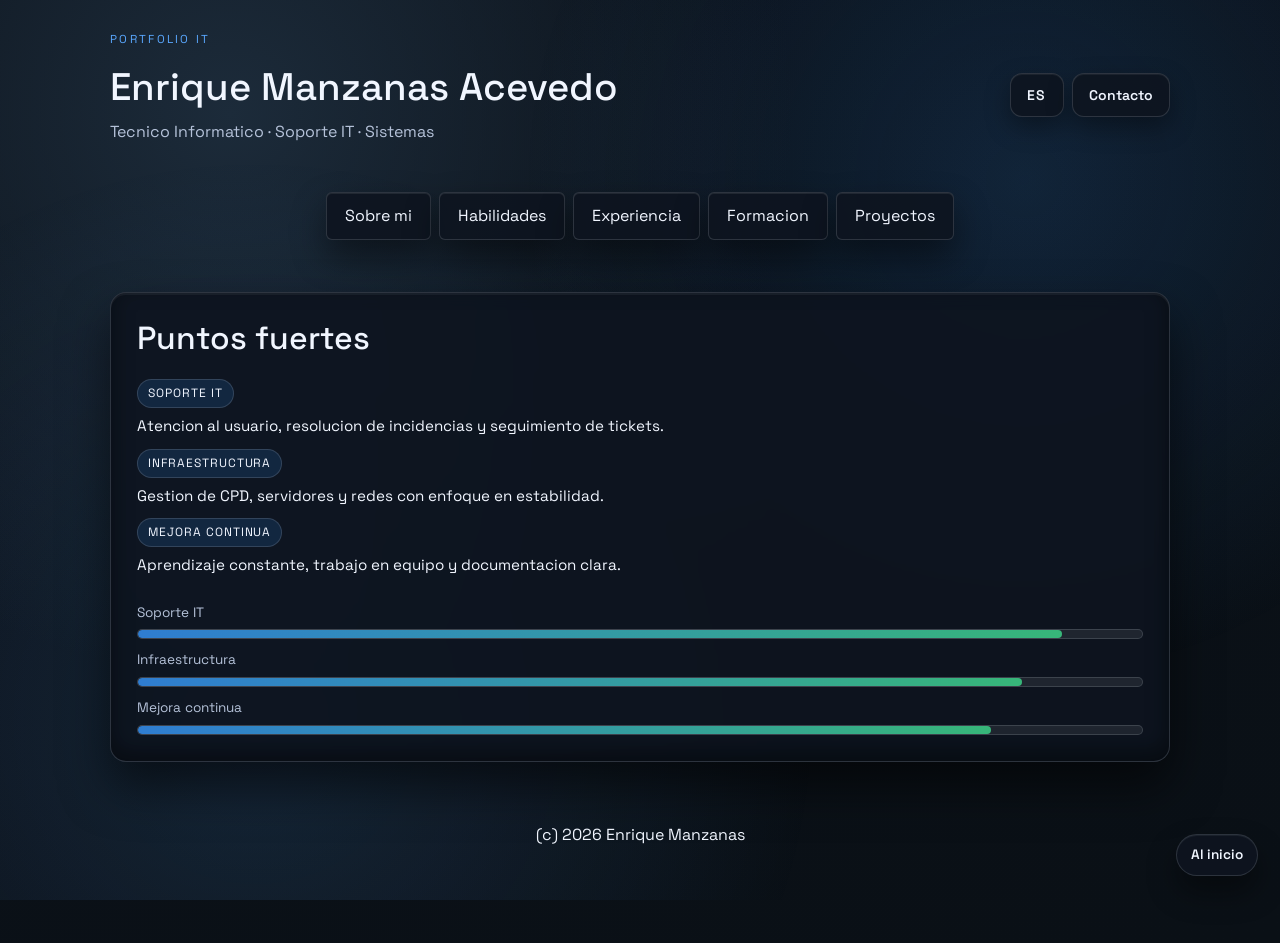
<file: index.html>
﻿<!DOCTYPE html>
<html lang="es">
<head>
  <meta charset="UTF-8" />
  <meta name="viewport" content="width=device-width, initial-scale=1.0" />
  <title>Enrique Manzanas | Portfolio IT</title>
  <meta name="description" content="Portfolio informatico de Enrique Manzanas: soporte IT, infraestructura, desarrollo web y proyectos." />
  <link rel="stylesheet" href="https://cdn.jsdelivr.net/npm/bootstrap@5.3.3/dist/css/bootstrap.min.css" integrity="sha384-QWTKZyjpPEjISv5WaRU9OFeRpok6YctnYmDr5pNlyT2bRjXh0JMhjY6hW+ALEwIH" crossorigin="anonymous" />
  <link rel="stylesheet" href="styles/style.css" />
</head>
<body>
  <header class="site-header">
    <div class="container header-grid d-flex align-items-center justify-content-between gap-3 flex-wrap">
      <div>
        <p class="tag" data-lang-es="Portfolio IT" data-lang-en="IT Portfolio">Portfolio IT</p>
        <h1>Enrique Manzanas Acevedo</h1>
        <p class="subtitle" data-lang-es="Tecnico Informatico &#183; Soporte IT &#183; Sistemas" data-lang-en="IT Technician &#183; IT Support &#183; Systems">Tecnico Informatico &#183; Soporte IT &#183; Sistemas</p>
      </div>
      <div class="header-actions d-flex align-items-center gap-2">
        <button id="langBtn" class="lang-btn btn btn-outline-primary btn-sm" type="button" aria-label="Cambiar idioma" title="Cambiar idioma">
          <span class="lang-label">ES</span>
        </button>
        <a class="contact-btn btn btn-primary btn-sm" href="mailto:enriquemanz.1991@gmail.com?subject=Contacto%20desde%20portfolio" aria-label="Contacto por correo" title="Contacto" data-lang-es="Contacto" data-lang-en="Contact">Contacto</a>
      </div>
    </div>
    <nav class="floating-tabs nav nav-pills justify-content-center gap-2" aria-label="Navegacion principal">
      <a class="tab nav-link" href="sobre-mi.html" data-lang-es="Sobre mi" data-lang-en="About me">Sobre mi</a>
      <a class="tab nav-link" href="habilidades.html" data-lang-es="Habilidades" data-lang-en="Skills">Habilidades</a>
      <a class="tab nav-link" href="experiencia.html" data-lang-es="Experiencia" data-lang-en="Experience">Experiencia</a>
      <a class="tab nav-link" href="formacion.html" data-lang-es="Formacion" data-lang-en="Education">Formacion</a>
      <a class="tab nav-link" href="proyectos.html" data-lang-es="Proyectos" data-lang-en="Projects">Proyectos</a>
    </nav>
  </header>

  <main class="container">
    <section class="hero card">
      <h2 data-lang-es="Puntos fuertes" data-lang-en="Key strengths">Puntos fuertes</h2>
      <ul class="strengths-list">
        <li>
          <span class="strength-pill">Soporte IT</span>
          <span data-lang-es="Atencion al usuario, resolucion de incidencias y seguimiento de tickets."
                data-lang-en="User support, incident resolution, and ticket follow-up.">
            Atencion al usuario, resolucion de incidencias y seguimiento de tickets.
          </span>
        </li>
        <li>
          <span class="strength-pill">Infraestructura</span>
          <span data-lang-es="Gestion de CPD, servidores y redes con enfoque en estabilidad."
                data-lang-en="Data centre, server, and network management focused on stability.">
            Gestion de CPD, servidores y redes con enfoque en estabilidad.
          </span>
        </li>
        <li>
          <span class="strength-pill">Mejora continua</span>
          <span data-lang-es="Aprendizaje constante, trabajo en equipo y documentacion clara."
                data-lang-en="Continuous learning, teamwork, and clear documentation.">
            Aprendizaje constante, trabajo en equipo y documentacion clara.
          </span>
        </li>
      </ul>
      <div class="strengths-bars" aria-label="Indicadores de fortalezas">
        <div class="strength-bar">
          <span class="label">Soporte IT</span>
          <span class="bar"><span class="fill" style="--w: 92%"></span></span>
        </div>
        <div class="strength-bar">
          <span class="label">Infraestructura</span>
          <span class="bar"><span class="fill" style="--w: 88%"></span></span>
        </div>
        <div class="strength-bar">
          <span class="label">Mejora continua</span>
          <span class="bar"><span class="fill" style="--w: 85%"></span></span>
        </div>
      </div>
    </section>

  </main>

  <footer class="site-footer">
    <div class="container">
      <p>(c) 2026 Enrique Manzanas</p>
    </div>
  </footer>

  <a class="home-fab btn btn-primary btn-sm" href="index.html" aria-label="Ir al inicio" title="Inicio" data-lang-es="Al inicio" data-lang-en="Home">Al inicio</a>

  <script src="https://cdn.jsdelivr.net/npm/bootstrap@5.3.3/dist/js/bootstrap.bundle.min.js" integrity="sha384-YvpcrYf0tY3lHB60NNkmXc5s9fDVZLESaAA55NDzOxhy9GkcIdslK1eN7N6jIeHz" crossorigin="anonymous"></script>
  <script src="scripts/lang.js" defer></script>
</body>
</html>
</file>
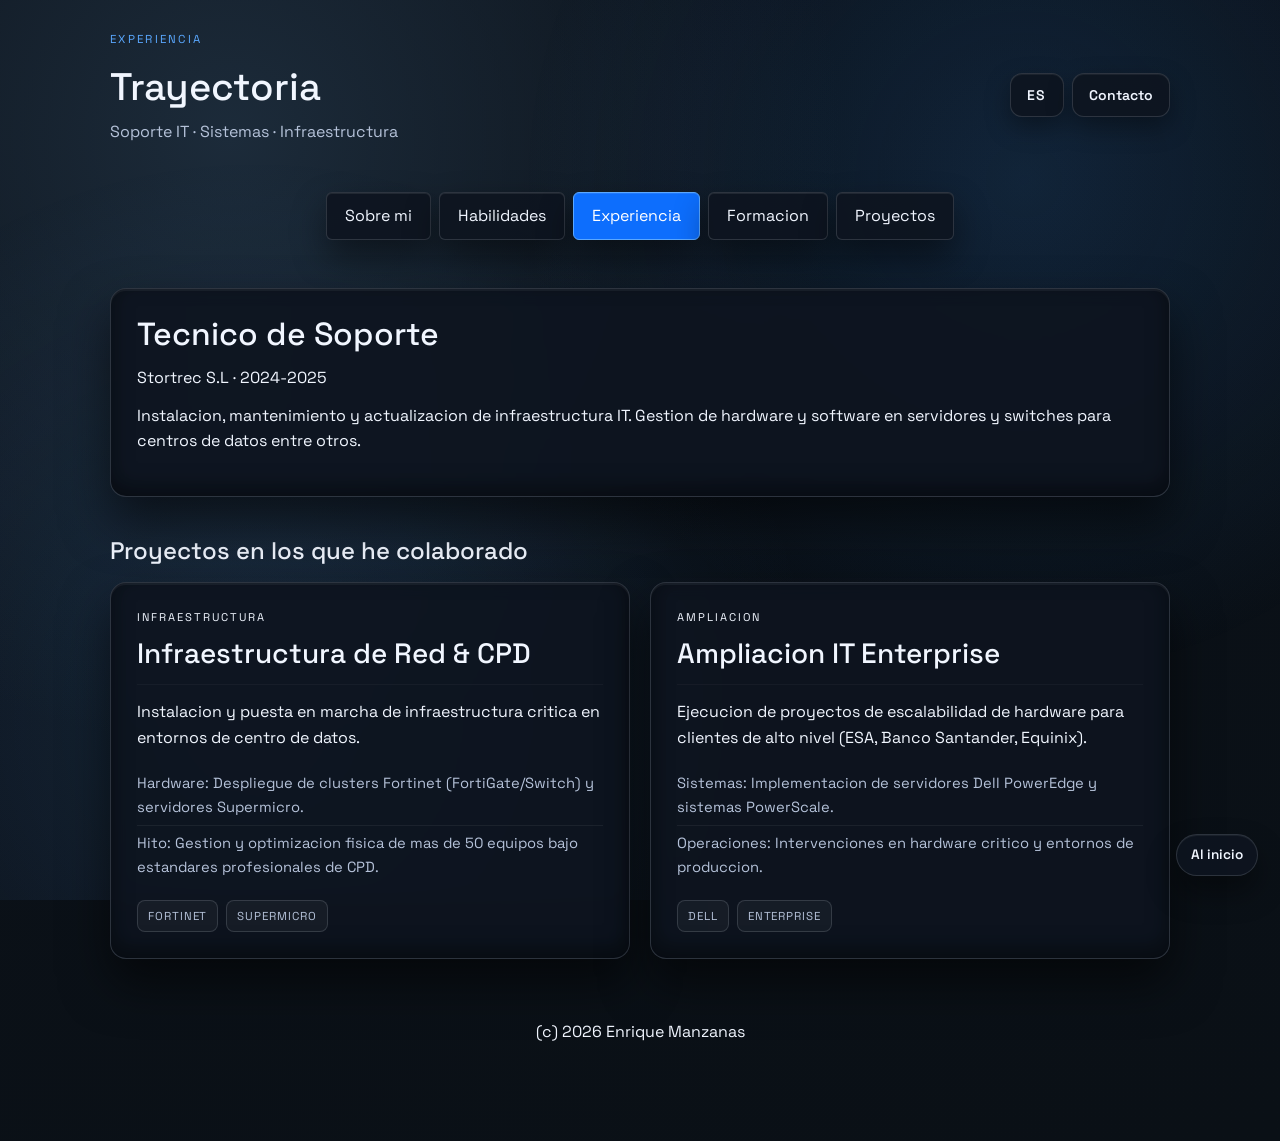
<file: experiencia.html>
﻿<!DOCTYPE html>
<html lang="es">
<head>
  <meta charset="UTF-8" />
  <meta name="viewport" content="width=device-width, initial-scale=1.0" />
  <title>Experiencia | Enrique Manzanas Acevedo</title>
  <meta name="description" content="Experiencia profesional en soporte IT e infraestructura." />
  <link rel="stylesheet" href="https://cdn.jsdelivr.net/npm/bootstrap@5.3.3/dist/css/bootstrap.min.css" integrity="sha384-QWTKZyjpPEjISv5WaRU9OFeRpok6YctnYmDr5pNlyT2bRjXh0JMhjY6hW+ALEwIH" crossorigin="anonymous" />
  <link rel="stylesheet" href="styles/style.css" />
</head>
<body>
  <header class="site-header">
    <div class="container header-grid d-flex align-items-center justify-content-between gap-3 flex-wrap">
      <div>
        <p class="tag" data-lang-es="Experiencia" data-lang-en="Experience">Experiencia</p>
        <h1 data-lang-es="Trayectoria" data-lang-en="Career">Trayectoria</h1>
        <p class="subtitle" data-lang-es="Soporte IT &#183; Sistemas &#183; Infraestructura" data-lang-en="IT Support &#183; Systems &#183; Infrastructure">Soporte IT &#183; Sistemas &#183; Infraestructura</p>
      </div>
      <div class="header-actions d-flex align-items-center gap-2">
        <button id="langBtn" class="lang-btn btn btn-outline-primary btn-sm" type="button" aria-label="Cambiar idioma" title="Cambiar idioma">
          <span class="lang-label">ES</span>
        </button>
        <a class="contact-btn btn btn-primary btn-sm" href="mailto:enriquemanz.1991@gmail.com?subject=Contacto%20desde%20portfolio" aria-label="Contacto por correo" title="Contacto" data-lang-es="Contacto" data-lang-en="Contact">Contacto</a>
      </div>
    </div>
    <nav class="floating-tabs nav nav-pills justify-content-center gap-2" aria-label="Navegacion principal">
      <a class="tab nav-link" href="sobre-mi.html" data-lang-es="Sobre mi" data-lang-en="About me">Sobre mi</a>
      <a class="tab nav-link" href="habilidades.html" data-lang-es="Habilidades" data-lang-en="Skills">Habilidades</a>
      <a class="tab nav-link active" href="experiencia.html" data-lang-es="Experiencia" data-lang-en="Experience">Experiencia</a>
      <a class="tab nav-link" href="formacion.html" data-lang-es="Formacion" data-lang-en="Education">Formacion</a>
      <a class="tab nav-link" href="proyectos.html" data-lang-es="Proyectos" data-lang-en="Projects">Proyectos</a>
    </nav>
  </header>

  <main class="container">
    <section class="grid">
      <article class="card">
        <h2 data-lang-es="Tecnico de Soporte" data-lang-en="Support Technician">Tecnico de Soporte</h2>
        <p class="card-meta">Stortrec S.L &#183; 2024-2025</p>
        <p data-lang-es="Instalacion, mantenimiento y actualizacion de infraestructura IT. Gestion de hardware y software en servidores y switches para centros de datos entre otros."
           data-lang-en="Installation, maintenance, and upgrade of IT infrastructure. Hardware and software management on servers and switches for data centres, among others.">
          Instalacion, mantenimiento y actualizacion de infraestructura IT. Gestion de hardware y software en servidores y switches para centros de datos entre otros.
        </p>
      </article>
    </section>

    <section>
      <h2 class="section-title" data-lang-es="Proyectos en los que he colaborado" data-lang-en="Professional Projects">Proyectos Profesionales</h2>
      <div class="pro-grid">
        <article class="pro-card">
          <p class="pro-label" data-lang-es="Infraestructura" data-lang-en="Infrastructure">Infraestructura</p>
          <h3 data-lang-es="Infraestructura de Red & CPD" data-lang-en="Network & Data Centre Infrastructure">Infraestructura de Red & CPD</h3>
          <hr class="pro-divider" />
          <p data-lang-es="Instalacion y puesta en marcha de infraestructura critica en entornos de centro de datos."
             data-lang-en="Installation and commissioning of critical infrastructure in data centre environments.">
            Instalacion y puesta en marcha de infraestructura critica en entornos de centro de datos.
          </p>
          <ul class="pro-list">
            <li data-lang-es="Hardware: Despliegue de clusters Fortinet (FortiGate/Switch) y servidores Supermicro."
                data-lang-en="Hardware: Deployment of Fortinet clusters (FortiGate/Switch) and Supermicro servers.">
              Hardware: Despliegue de clusters Fortinet (FortiGate/Switch) y servidores Supermicro.
            </li>
            <li data-lang-es="Hito: Gestion y optimizacion fisica de mas de 50 equipos bajo estandares profesionales de CPD."
                data-lang-en="Milestone: Physical management and optimisation of 50+ devices under professional data centre standards.">
              Hito: Gestion y optimizacion fisica de mas de 50 equipos bajo estandares profesionales de CPD.
            </li>
          </ul>
          <div class="tag-row">
            <span class="tag-pill">Fortinet</span>
            <span class="tag-pill">Supermicro</span>
          </div>
        </article>

        <article class="pro-card">
          <p class="pro-label" data-lang-es="Ampliacion" data-lang-en="Expansion">Ampliacion</p>
          <h3 data-lang-es="Ampliacion IT Enterprise" data-lang-en="Enterprise IT Expansion">Ampliacion IT Enterprise</h3>
          <hr class="pro-divider" />
          <p data-lang-es="Ejecucion de proyectos de escalabilidad de hardware para clientes de alto nivel (ESA, Banco Santander, Equinix)."
             data-lang-en="Execution of hardware scalability projects for top-tier clients (ESA, Banco Santander, Equinix).">
            Ejecucion de proyectos de escalabilidad de hardware para clientes de alto nivel (ESA, Banco Santander, Equinix).
          </p>
          <ul class="pro-list">
            <li data-lang-es="Sistemas: Implementacion de servidores Dell PowerEdge y sistemas PowerScale."
                data-lang-en="Systems: Implementation of Dell PowerEdge servers and PowerScale systems.">
              Sistemas: Implementacion de servidores Dell PowerEdge y sistemas PowerScale.
            </li>
            <li data-lang-es="Operaciones: Intervenciones en hardware critico y entornos de produccion."
                data-lang-en="Operations: Interventions on critical hardware and production environments.">
              Operaciones: Intervenciones en hardware critico y entornos de produccion.
            </li>
          </ul>
          <div class="tag-row">
            <span class="tag-pill">Dell</span>
            <span class="tag-pill">Enterprise</span>
          </div>
        </article>
      </div>
    </section>
  </main>

  <footer class="site-footer">
    <div class="container">
      <p>(c) 2026 Enrique Manzanas</p>
    </div>
  </footer>

  <a class="home-fab btn btn-primary btn-sm" href="index.html" aria-label="Ir al inicio" title="Inicio" data-lang-es="Al inicio" data-lang-en="Home">Al inicio</a>

  <script src="https://cdn.jsdelivr.net/npm/bootstrap@5.3.3/dist/js/bootstrap.bundle.min.js" integrity="sha384-YvpcrYf0tY3lHB60NNkmXc5s9fDVZLESaAA55NDzOxhy9GkcIdslK1eN7N6jIeHz" crossorigin="anonymous"></script>
  <script src="scripts/lang.js" defer></script>
</body>
</html>
</file>
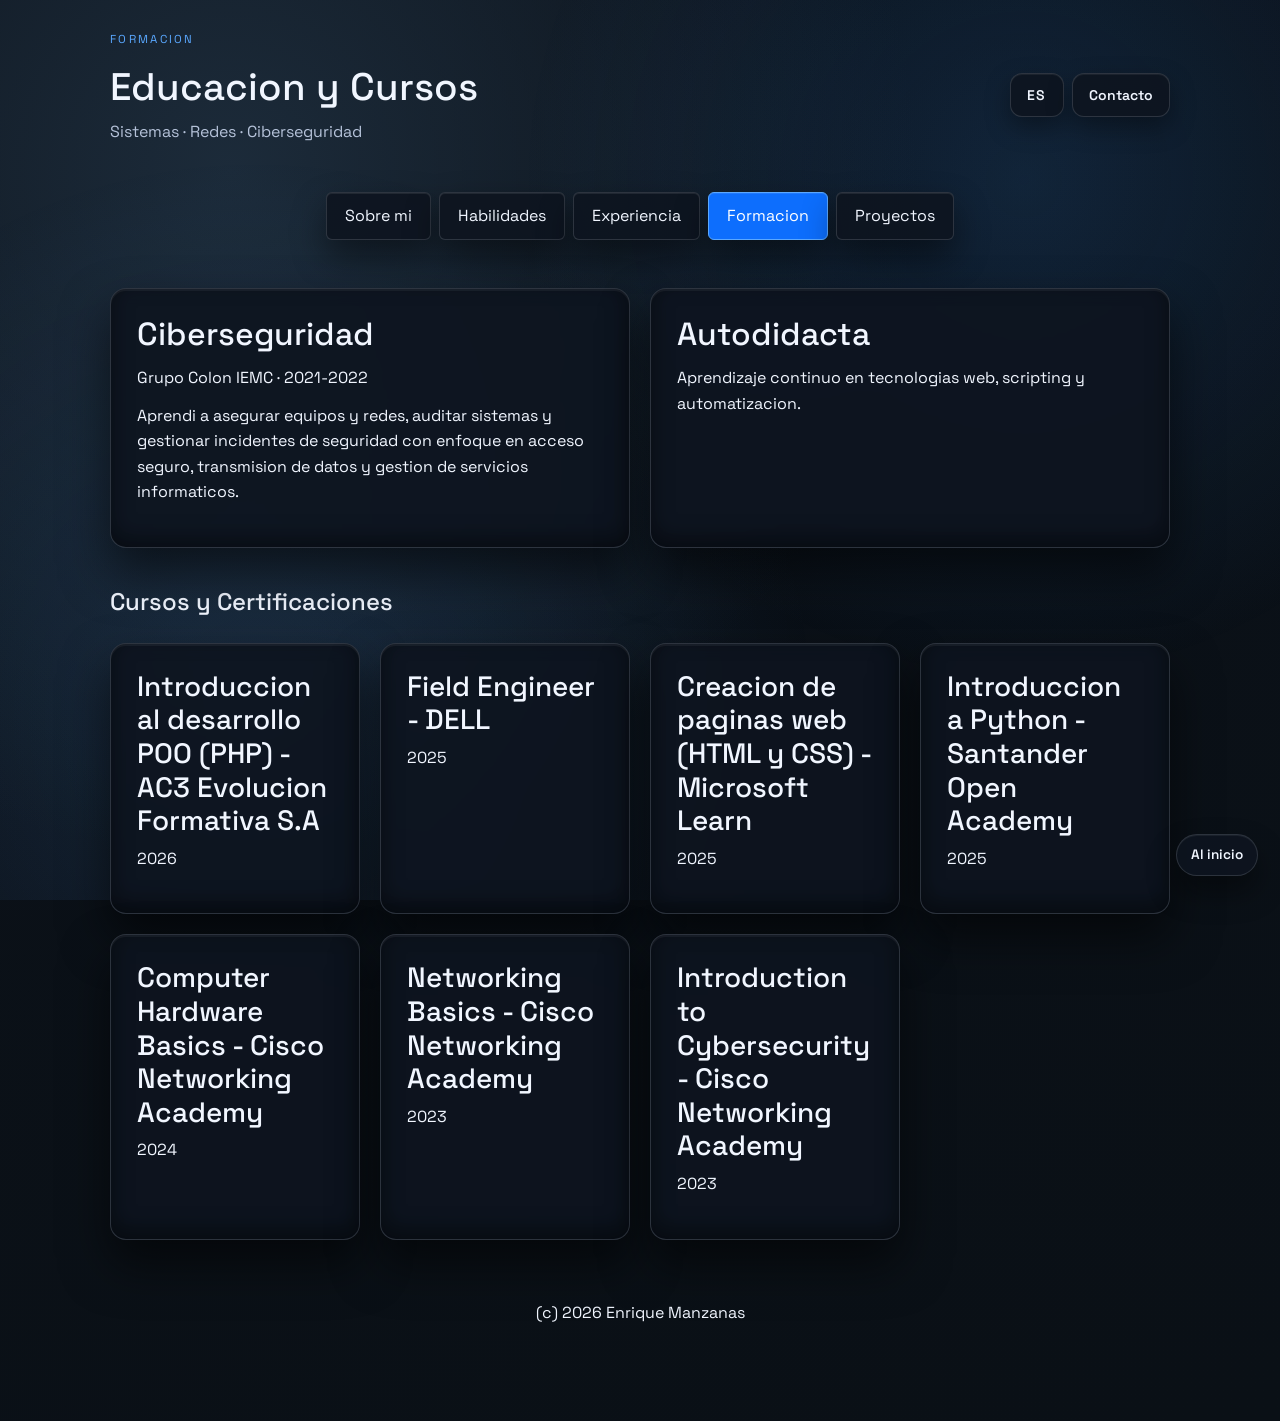
<file: formacion.html>
﻿<!DOCTYPE html>
<html lang="es">
<head>
  <meta charset="UTF-8" />
  <meta name="viewport" content="width=device-width, initial-scale=1.0" />
  <title>Formacion | Enrique Manzanas Acevedo</title>
  <meta name="description" content="Formacion academica y certificaciones en el ambito informatico." />
  <link rel="stylesheet" href="https://cdn.jsdelivr.net/npm/bootstrap@5.3.3/dist/css/bootstrap.min.css" integrity="sha384-QWTKZyjpPEjISv5WaRU9OFeRpok6YctnYmDr5pNlyT2bRjXh0JMhjY6hW+ALEwIH" crossorigin="anonymous" />
  <link rel="stylesheet" href="styles/style.css" />
</head>
<body>
  <header class="site-header">
    <div class="container header-grid d-flex align-items-center justify-content-between gap-3 flex-wrap">
      <div>
        <p class="tag" data-lang-es="Formacion" data-lang-en="Education">Formacion</p>
        <h1 data-lang-es="Educacion y Cursos" data-lang-en="Education & Courses">Educacion y Cursos</h1>
        <p class="subtitle" data-lang-es="Sistemas &#183; Redes &#183; Ciberseguridad" data-lang-en="Systems &#183; Networks &#183; Cybersecurity">Sistemas &#183; Redes &#183; Ciberseguridad</p>
      </div>
      <div class="header-actions d-flex align-items-center gap-2">
        <button id="langBtn" class="lang-btn btn btn-outline-primary btn-sm" type="button" aria-label="Cambiar idioma" title="Cambiar idioma">
          <span class="lang-label">ES</span>
        </button>
        <a class="contact-btn btn btn-primary btn-sm" href="mailto:enriquemanz.1991@gmail.com?subject=Contacto%20desde%20portfolio" aria-label="Contacto por correo" title="Contacto" data-lang-es="Contacto" data-lang-en="Contact">Contacto</a>
      </div>
    </div>
    <nav class="floating-tabs nav nav-pills justify-content-center gap-2" aria-label="Navegacion principal">
      <a class="tab nav-link" href="sobre-mi.html" data-lang-es="Sobre mi" data-lang-en="About me">Sobre mi</a>
      <a class="tab nav-link" href="habilidades.html" data-lang-es="Habilidades" data-lang-en="Skills">Habilidades</a>
      <a class="tab nav-link" href="experiencia.html" data-lang-es="Experiencia" data-lang-en="Experience">Experiencia</a>
      <a class="tab nav-link active" href="formacion.html" data-lang-es="Formacion" data-lang-en="Education">Formacion</a>
      <a class="tab nav-link" href="proyectos.html" data-lang-es="Proyectos" data-lang-en="Projects">Proyectos</a>
    </nav>
  </header>

  <main class="container">
    <section class="grid">
      <article class="card">
        <h2 data-lang-es="Ciberseguridad" data-lang-en="Cybersecurity">Ciberseguridad</h2>
        <p class="card-meta">Grupo Colon IEMC &#183; 2021-2022</p>
        <p data-lang-es="Aprendi a asegurar equipos y redes, auditar sistemas y gestionar incidentes de seguridad con enfoque en acceso seguro, transmision de datos y gestion de servicios informaticos."
           data-lang-en="I learned to secure devices and networks, audit systems, and manage security incidents with a focus on secure access, data transmission, and IT service management.">
          Aprendi a asegurar equipos y redes, auditar sistemas y gestionar incidentes de seguridad con enfoque en acceso seguro, transmision de datos y gestion de servicios informaticos.
        </p>
      </article>
      <article class="card">
        <h2 data-lang-es="Autodidacta" data-lang-en="Self-taught">Autodidacta</h2>
        <p data-lang-es="Aprendizaje continuo en tecnologias web, scripting y automatizacion."
           data-lang-en="Continuous learning in web technologies, scripting, and automation.">
          Aprendizaje continuo en tecnologias web, scripting y automatizacion.
        </p>
      </article>
    </section>
    <section>
      <h2 class="section-title" data-lang-es="Cursos y Certificaciones" data-lang-en="Courses & Certifications">Cursos y Certificaciones</h2>
      <div class="grid">
        <article class="card">
          <h3>Introduccion al desarrollo POO (PHP) - AC3 Evolucion Formativa S.A</h3>
          <p>2026</p>
        </article>
        <article class="card">
          <h3>Field Engineer - DELL</h3>
          <p>2025</p>
        </article>
        <article class="card">
          <h3>Creacion de paginas web (HTML y CSS) - Microsoft Learn</h3>
          <p>2025</p>
        </article>
        <article class="card">
          <h3>Introduccion a Python - Santander Open Academy</h3>
          <p>2025</p>
        </article>
        <article class="card">
          <h3>Computer Hardware Basics - Cisco Networking Academy</h3>
          <p>2024</p>
        </article>
        <article class="card">
          <h3>Networking Basics - Cisco Networking Academy</h3>
          <p>2023</p>
        </article>
        <article class="card">
          <h3>Introduction to Cybersecurity - Cisco Networking Academy</h3>
          <p>2023</p>
        </article>
      </div>
    </section>
  </main>

  <footer class="site-footer">
    <div class="container">
      <p>(c) 2026 Enrique Manzanas</p>
    </div>
  </footer>

  <a class="home-fab btn btn-primary btn-sm" href="index.html" aria-label="Ir al inicio" title="Inicio" data-lang-es="Al inicio" data-lang-en="Home">Al inicio</a>

  <script src="https://cdn.jsdelivr.net/npm/bootstrap@5.3.3/dist/js/bootstrap.bundle.min.js" integrity="sha384-YvpcrYf0tY3lHB60NNkmXc5s9fDVZLESaAA55NDzOxhy9GkcIdslK1eN7N6jIeHz" crossorigin="anonymous"></script>
  <script src="scripts/lang.js" defer></script>
</body>
</html>
</file>
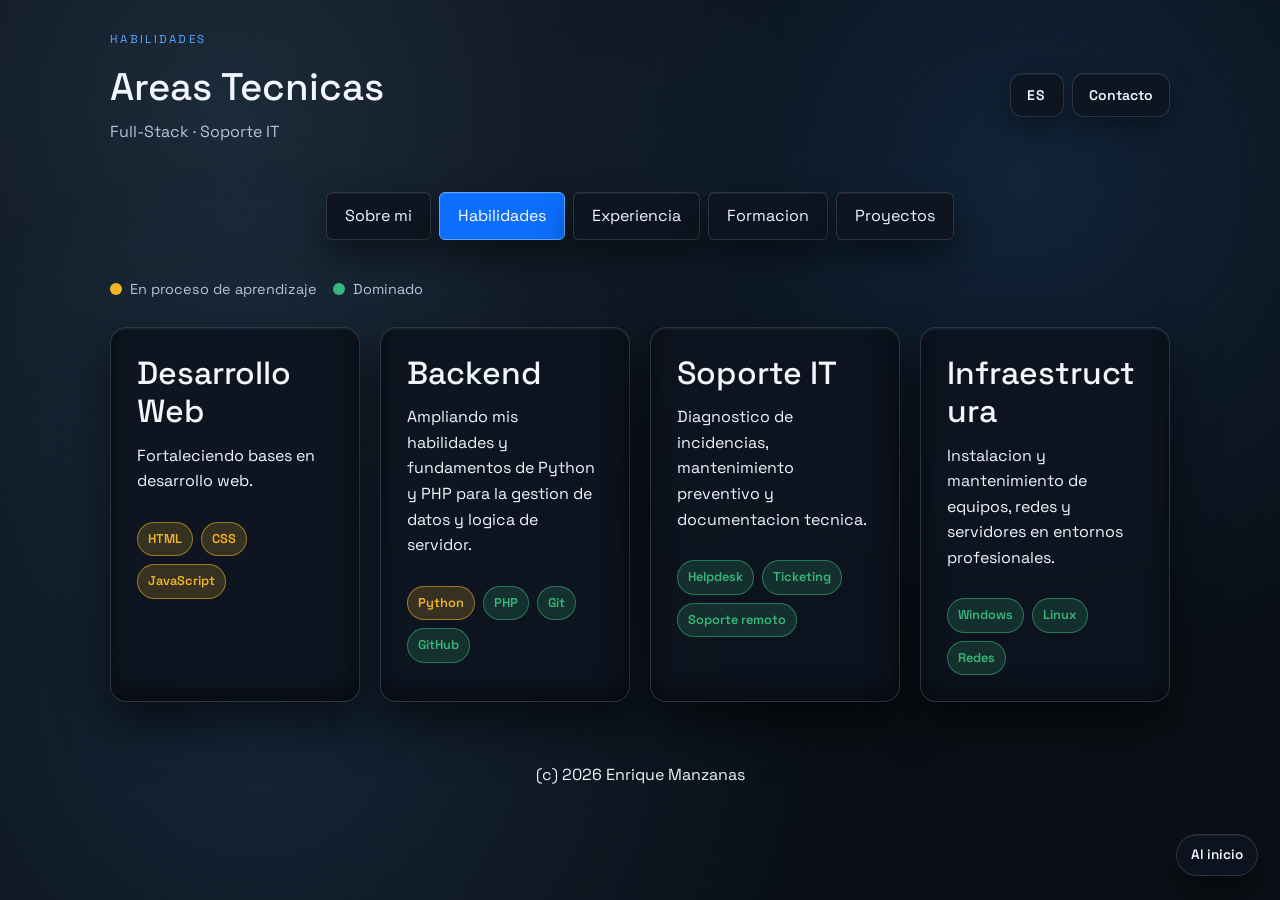
<file: habilidades.html>
﻿<!DOCTYPE html>
<html lang="es">
<head>
  <meta charset="UTF-8" />
  <meta name="viewport" content="width=device-width, initial-scale=1.0" />
  <title>Habilidades | Enrique Manzanas Acevedo</title>
  <meta name="description" content="Habilidades tecnicas en soporte IT, sistemas e infraestructura." />
  <link rel="stylesheet" href="https://cdn.jsdelivr.net/npm/bootstrap@5.3.3/dist/css/bootstrap.min.css" integrity="sha384-QWTKZyjpPEjISv5WaRU9OFeRpok6YctnYmDr5pNlyT2bRjXh0JMhjY6hW+ALEwIH" crossorigin="anonymous" />
  <link rel="stylesheet" href="styles/style.css" />
</head>
<body>
  <header class="site-header">
    <div class="container header-grid d-flex align-items-center justify-content-between gap-3 flex-wrap">
      <div>
        <p class="tag" data-lang-es="Habilidades" data-lang-en="Skills">Habilidades</p>
        <h1 data-lang-es="Areas Tecnicas" data-lang-en="Technical Areas">Areas Tecnicas</h1>
        <p class="subtitle" data-lang-es="Full-Stack &#183; Soporte IT" data-lang-en="Full-Stack &#183; Backend &#183; IT Support">Full-Stack &#183; Backend &#183; Soporte IT</p>
      </div>
      <div class="header-actions d-flex align-items-center gap-2">
        <button id="langBtn" class="lang-btn btn btn-outline-primary btn-sm" type="button" aria-label="Cambiar idioma" title="Cambiar idioma">
          <span class="lang-label">ES</span>
        </button>
        <a class="contact-btn btn btn-primary btn-sm" href="mailto:enriquemanz.1991@gmail.com?subject=Contacto%20desde%20portfolio" aria-label="Contacto por correo" title="Contacto" data-lang-es="Contacto" data-lang-en="Contact">Contacto</a>
      </div>
    </div>
    <nav class="floating-tabs nav nav-pills justify-content-center gap-2" aria-label="Navegacion principal">
      <a class="tab nav-link" href="sobre-mi.html" data-lang-es="Sobre mi" data-lang-en="About me">Sobre mi</a>
      <a class="tab nav-link active" href="habilidades.html" data-lang-es="Habilidades" data-lang-en="Skills">Habilidades</a>
      <a class="tab nav-link" href="experiencia.html" data-lang-es="Experiencia" data-lang-en="Experience">Experiencia</a>
      <a class="tab nav-link" href="formacion.html" data-lang-es="Formacion" data-lang-en="Education">Formacion</a>
      <a class="tab nav-link" href="proyectos.html" data-lang-es="Proyectos" data-lang-en="Projects">Proyectos</a>
    </nav>
  </header>

  <main class="container">
    <div class="legend">
      <span class="legend-item"><span class="legend-dot learning"></span>En proceso de aprendizaje</span>
      <span class="legend-item"><span class="legend-dot mastered"></span>Dominado</span>
    </div>
    <section class="grid">
      <article class="card">
        <h2 data-lang-es="Desarrollo Web" data-lang-en="Web Development">Desarrollo Web</h2>
        <p data-lang-es="Fortaleciendo bases en desarrollo web."
           data-lang-en="Building a Strong Foundation in Web Development.">
          Fortaleciendo bases en desarrollo web.
        </p>
        <div class="skill-tags">
          <span class="skill-tag learning">HTML</span>
          <span class="skill-tag learning">CSS</span>
          <span class="skill-tag learning">JavaScript</span>
        </div>
      </article>
      <article class="card">
        <h2 data-lang-es="Backend" data-lang-en="Backend">Backend</h2>
        <p data-lang-es="Ampliando mis habilidades y fundamentos de Python y PHP para la gestion de datos y logica de servidor."
           data-lang-en="Expanding my skills and knowledge of Python and PHP for data management and server-side logic.">
          Ampliando mis habilidades y fundamentos de Python y PHP para la gestion de datos y logica de servidor.
        </p>
        <div class="skill-tags">
          <span class="skill-tag learning">Python</span>
          <span class="skill-tag mastered">PHP</span>
          <span class="skill-tag mastered">Git</span>
          <span class="skill-tag mastered">GitHub</span>
        </div>
      </article>
      <article class="card">
        <h2 data-lang-es="Soporte IT" data-lang-en="IT Support">Soporte IT</h2>
        <p data-lang-es="Diagnostico de incidencias, mantenimiento preventivo y documentacion tecnica."
           data-lang-en="Incident diagnosis, preventive maintenance, and technical documentation.">
          Diagnostico de incidencias, mantenimiento preventivo y documentacion tecnica.
        </p>
        <div class="skill-tags">
          <span class="skill-tag mastered">Helpdesk</span>
          <span class="skill-tag mastered">Ticketing</span>
          <span class="skill-tag mastered">Soporte remoto</span>
        </div>
      </article>
      <article class="card">
        <h2 data-lang-es="Infraestructura" data-lang-en="Infrastructure">Infraestructura</h2>
        <p data-lang-es="Instalacion y mantenimiento de equipos, redes y servidores en entornos profesionales."
           data-lang-en="Installation and maintenance of equipment, networks, and servers in professional environments.">
          Instalacion y mantenimiento de equipos, redes y servidores en entornos profesionales.
        </p>
        <div class="skill-tags">
          <span class="skill-tag mastered">Windows</span>
          <span class="skill-tag mastered">Linux</span>
          <span class="skill-tag mastered">Redes</span>
        </div>
      </article>
    </section>
  </main>

  <footer class="site-footer">
    <div class="container">
      <p>(c) 2026 Enrique Manzanas</p>
    </div>
  </footer>

  <a class="home-fab btn btn-primary btn-sm" href="index.html" aria-label="Ir al inicio" title="Inicio" data-lang-es="Al inicio" data-lang-en="Home">Al inicio</a>

  <script src="https://cdn.jsdelivr.net/npm/bootstrap@5.3.3/dist/js/bootstrap.bundle.min.js" integrity="sha384-YvpcrYf0tY3lHB60NNkmXc5s9fDVZLESaAA55NDzOxhy9GkcIdslK1eN7N6jIeHz" crossorigin="anonymous"></script>
  <script src="scripts/lang.js" defer></script>
</body>
</html>
</file>
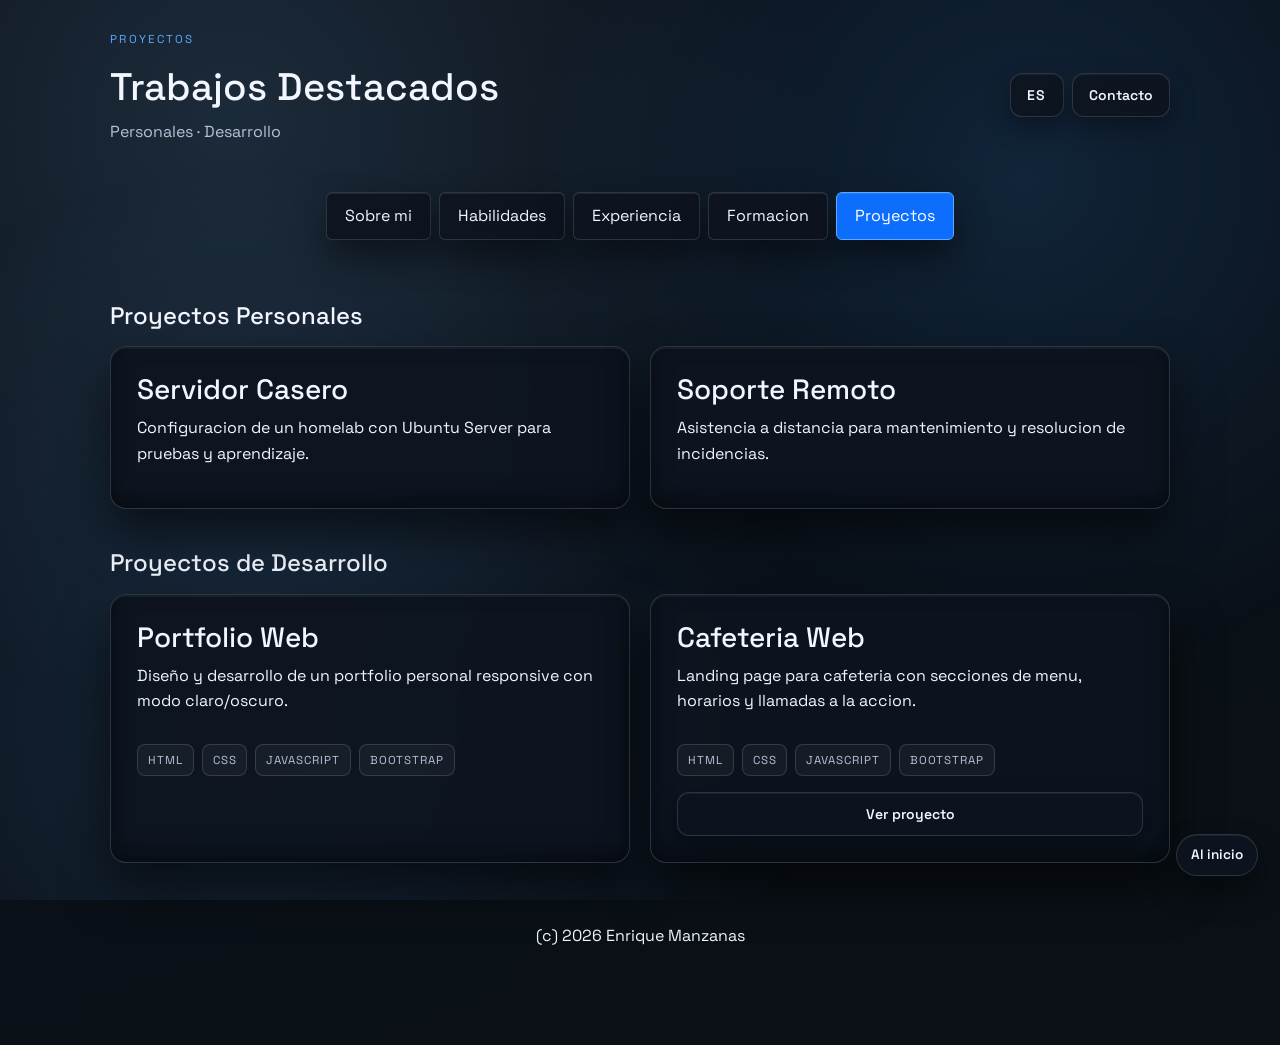
<file: proyectos.html>
﻿<!DOCTYPE html>
<html lang="es">
<head>
  <meta charset="UTF-8" />
  <meta name="viewport" content="width=device-width, initial-scale=1.0" />
  <title>Proyectos | Enrique Manzanas Acevedo</title>
  <meta name="description" content="Proyectos personales y de desarrollo en el ambito informatico." />
  <link rel="stylesheet" href="https://cdn.jsdelivr.net/npm/bootstrap@5.3.3/dist/css/bootstrap.min.css" integrity="sha384-QWTKZyjpPEjISv5WaRU9OFeRpok6YctnYmDr5pNlyT2bRjXh0JMhjY6hW+ALEwIH" crossorigin="anonymous" />
  <link rel="stylesheet" href="styles/style.css" />
</head>
<body>
  <header class="site-header">
    <div class="container header-grid d-flex align-items-center justify-content-between gap-3 flex-wrap">
      <div>
        <p class="tag" data-lang-es="Proyectos" data-lang-en="Projects">Proyectos</p>
        <h1 data-lang-es="Trabajos Destacados" data-lang-en="Featured Work">Trabajos Destacados</h1>
        <p class="subtitle" data-lang-es="Personales &#183; Desarrollo" data-lang-en="Personal &#183; Development">Personales &#183; Desarrollo</p>
      </div>
      <div class="header-actions d-flex align-items-center gap-2">
        <button id="langBtn" class="lang-btn btn btn-outline-primary btn-sm" type="button" aria-label="Cambiar idioma" title="Cambiar idioma">
          <span class="lang-label">ES</span>
        </button>
        <a class="contact-btn btn btn-primary btn-sm" href="mailto:enriquemanz.1991@gmail.com?subject=Contacto%20desde%20portfolio" aria-label="Contacto por correo" title="Contacto" data-lang-es="Contacto" data-lang-en="Contact">Contacto</a>
      </div>
    </div>
    <nav class="floating-tabs nav nav-pills justify-content-center gap-2" aria-label="Navegacion principal">
      <a class="tab nav-link" href="sobre-mi.html" data-lang-es="Sobre mi" data-lang-en="About me">Sobre mi</a>
      <a class="tab nav-link" href="habilidades.html" data-lang-es="Habilidades" data-lang-en="Skills">Habilidades</a>
      <a class="tab nav-link" href="experiencia.html" data-lang-es="Experiencia" data-lang-en="Experience">Experiencia</a>
      <a class="tab nav-link" href="formacion.html" data-lang-es="Formacion" data-lang-en="Education">Formacion</a>
      <a class="tab nav-link active" href="proyectos.html" data-lang-es="Proyectos" data-lang-en="Projects">Proyectos</a>
    </nav>
  </header>

  <main class="container">
    <section>
      <h2 class="section-title" data-lang-es="Proyectos Personales" data-lang-en="Personal Projects">Proyectos Personales</h2>
      <div class="split">
        <article class="card">
          <h3 data-lang-es="Servidor Casero" data-lang-en="Home Server">Servidor Casero</h3>
          <p data-lang-es="Configuracion de un homelab con Ubuntu Server para pruebas y aprendizaje."
             data-lang-en="Setup of a homelab with Ubuntu Server for testing and learning.">
            Configuracion de un homelab con Ubuntu Server para pruebas y aprendizaje.
          </p>
        </article>
        <article class="card">
          <h3 data-lang-es="Soporte Remoto" data-lang-en="Remote Support">Soporte Remoto</h3>
          <p data-lang-es="Asistencia a distancia para mantenimiento y resolucion de incidencias."
             data-lang-en="Remote assistance for maintenance and incident resolution.">
            Asistencia a distancia para mantenimiento y resolucion de incidencias.
          </p>
        </article>
      </div>
    </section>

    <section>
      <h2 class="section-title" data-lang-es="Proyectos de Desarrollo" data-lang-en="Development Projects">Proyectos de Desarrollo</h2>
      <div class="split">
        <article class="card">
          <h3 data-lang-es="Portfolio Web" data-lang-en="Web Portfolio">Portfolio Web</h3>
          <p data-lang-es="Diseño y desarrollo de un portfolio personal responsive con modo claro/oscuro."
             data-lang-en="Design and development of a responsive personal portfolio with light/dark mode.">
            Diseño y desarrollo de portfolio personal responsive con modo claro/oscuro.
          </p>
          <div class="tag-row">
            <span class="tag-pill">HTML</span>
            <span class="tag-pill">CSS</span>
            <span class="tag-pill">JavaScript</span>
            <span class="tag-pill">Bootstrap</span>
          </div>
        </article>
        <article class="card">
          <h3 data-lang-es="Cafeteria Web" data-lang-en="Cafe Website">Cafeteria Web</h3>
          <p data-lang-es="Landing page para cafeteria con secciones de menu, horarios y llamadas a la accion."
             data-lang-en="Cafe landing page with menu, opening hours, and clear calls to action.">
            Landing page para cafeteria con secciones de menu, horarios y llamadas a la accion.
          </p>
          <div class="tag-row">
            <span class="tag-pill">HTML</span>
            <span class="tag-pill">CSS</span>
            <span class="tag-pill">JavaScript</span>
            <span class="tag-pill">Bootstrap</span>
          </div>
          <a class="contact-btn btn btn-outline-primary btn-sm mt-3" href="https://enr1qvedev.github.io/Cafeteria-Web/" target="_blank" rel="noopener" data-lang-es="Ver proyecto" data-lang-en="View project">
            Ver proyecto
          </a>
        </article>
      </div>
    </section>
  </main>

  <footer class="site-footer">
    <div class="container">
      <p>(c) 2026 Enrique Manzanas</p>
    </div>
  </footer>

  <a class="home-fab btn btn-primary btn-sm" href="index.html" aria-label="Ir al inicio" title="Inicio" data-lang-es="Al inicio" data-lang-en="Home">Al inicio</a>

  <script src="https://cdn.jsdelivr.net/npm/bootstrap@5.3.3/dist/js/bootstrap.bundle.min.js" integrity="sha384-YvpcrYf0tY3lHB60NNkmXc5s9fDVZLESaAA55NDzOxhy9GkcIdslK1eN7N6jIeHz" crossorigin="anonymous"></script>
  <script src="scripts/lang.js" defer></script>
</body>
</html>
</file>
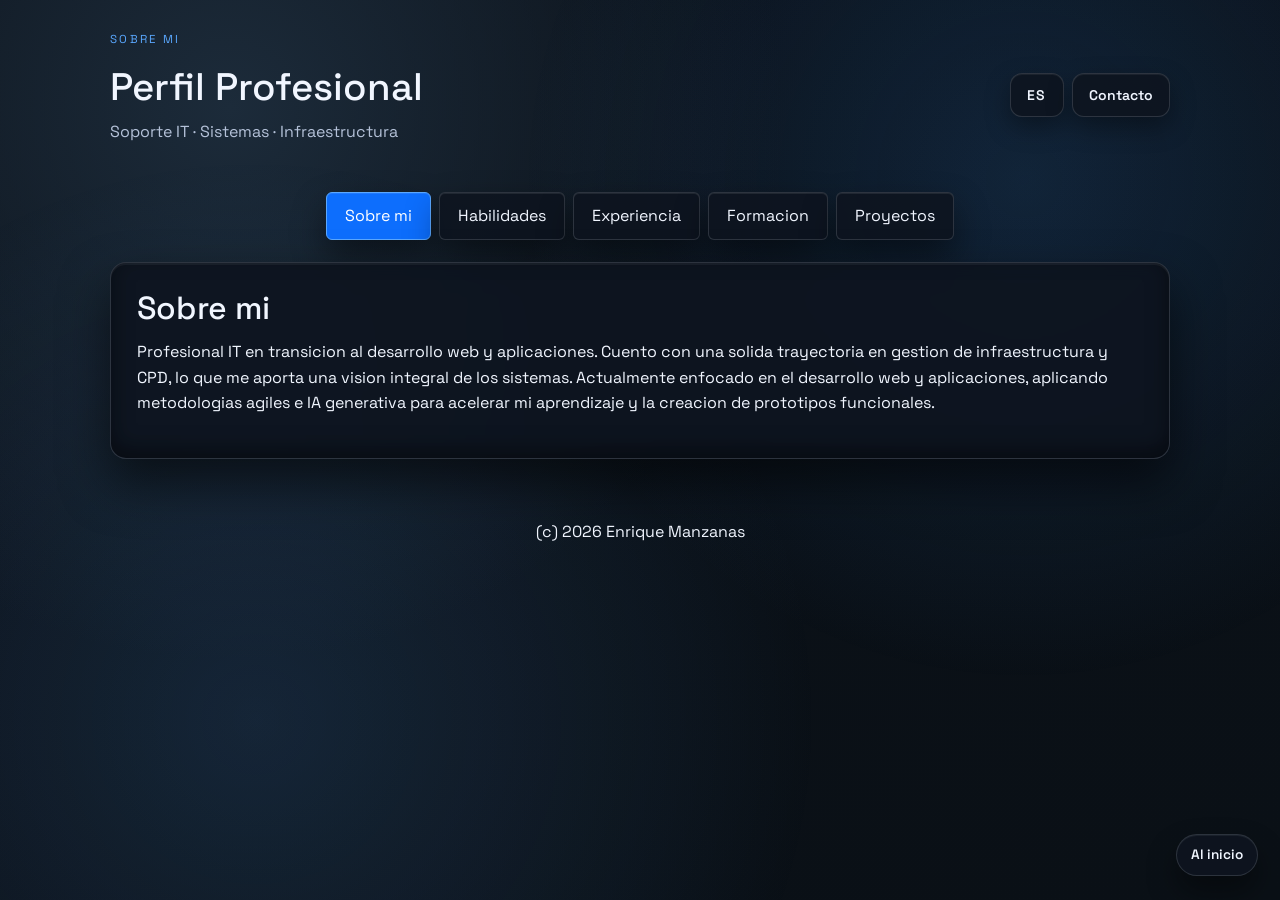
<file: sobre-mi.html>
﻿<!DOCTYPE html>
<html lang="es">
<head>
  <meta charset="UTF-8" />
  <meta name="viewport" content="width=device-width, initial-scale=1.0" />
  <title>Sobre mi | Enrique Manzanas Acevedo</title>
  <meta name="description" content="Perfil profesional de Enrique Manzanas en el ambito informatico." />
  <link rel="stylesheet" href="https://cdn.jsdelivr.net/npm/bootstrap@5.3.3/dist/css/bootstrap.min.css" integrity="sha384-QWTKZyjpPEjISv5WaRU9OFeRpok6YctnYmDr5pNlyT2bRjXh0JMhjY6hW+ALEwIH" crossorigin="anonymous" />
  <link rel="stylesheet" href="styles/style.css" />
</head>
<body>
  <header class="site-header">
    <div class="container header-grid d-flex align-items-center justify-content-between gap-3 flex-wrap">
      <div>
        <p class="tag" data-lang-es="Sobre mi" data-lang-en="About me">Sobre mi</p>
        <h1 data-lang-es="Perfil Profesional" data-lang-en="Professional Profile">Perfil Profesional</h1>
        <p class="subtitle" data-lang-es="Soporte IT &#183; Sistemas &#183; Infraestructura" data-lang-en="IT Support &#183; Systems &#183; Infrastructure">Soporte IT &#183; Sistemas &#183; Infraestructura</p>
      </div>
      <div class="header-actions d-flex align-items-center gap-2">
        <button id="langBtn" class="lang-btn btn btn-outline-primary btn-sm" type="button" aria-label="Cambiar idioma" title="Cambiar idioma">
          <span class="lang-label">ES</span>
        </button>
        <a class="contact-btn btn btn-primary btn-sm" href="mailto:enriquemanz.1991@gmail.com?subject=Contacto%20desde%20portfolio" aria-label="Contacto por correo" title="Contacto" data-lang-es="Contacto" data-lang-en="Contact">Contacto</a>
      </div>
    </div>
    <nav class="floating-tabs nav nav-pills justify-content-center gap-2" aria-label="Navegacion principal">
      <a class="tab nav-link active" href="sobre-mi.html" data-lang-es="Sobre mi" data-lang-en="About me">Sobre mi</a>
      <a class="tab nav-link" href="habilidades.html" data-lang-es="Habilidades" data-lang-en="Skills">Habilidades</a>
      <a class="tab nav-link" href="experiencia.html" data-lang-es="Experiencia" data-lang-en="Experience">Experiencia</a>
      <a class="tab nav-link" href="formacion.html" data-lang-es="Formacion" data-lang-en="Education">Formacion</a>
      <a class="tab nav-link" href="proyectos.html" data-lang-es="Proyectos" data-lang-en="Projects">Proyectos</a>
    </nav>
  </header>

  <main class="container">
    <section class="card">
      <h2 data-lang-es="Sobre mi" data-lang-en="About me">Sobre mi</h2>
      <p data-lang-es="Profesional IT en transicion al desarrollo web y aplicaciones.
        Cuento con una solida trayectoria en gestion de infraestructura y CPD, lo que me aporta una vision integral de los sistemas. 
        Actualmente enfocado en el desarrollo web y aplicaciones, aplicando metodologias agiles e IA generativa para acelerar mi aprendizaje y la creacion de prototipos funcionales."
        data-lang-en="IT professional transitioning to web and application development. 
        I bring a strong background in infrastructure and data centre operations, giving me a holistic view of systems. 
        I am currently focused on web development and application development, using agile methods and generative AI to accelerate learning and build functional prototypes.">
        Profesional IT en transicion al desarrollo web y aplicaciones. 
        Cuento con una solida trayectoria en gestion de infraestructura y CPD, lo que me aporta una vision integral de los sistemas. 
        Actualmente enfocado en el desarrollo web y aplicaciones, aplicando metodologias agiles e IA generativa para acelerar mi aprendizaje y la creacion de prototipos funcionales.
      </p>
    </section>
  </main>

  <footer class="site-footer">
    <div class="container">
      <p>(c) 2026 Enrique Manzanas</p>
    </div>
  </footer>

  <a class="home-fab btn btn-primary btn-sm" href="index.html" aria-label="Ir al inicio" title="Inicio" data-lang-es="Al inicio" data-lang-en="Home">Al inicio</a>

  <script src="https://cdn.jsdelivr.net/npm/bootstrap@5.3.3/dist/js/bootstrap.bundle.min.js" integrity="sha384-YvpcrYf0tY3lHB60NNkmXc5s9fDVZLESaAA55NDzOxhy9GkcIdslK1eN7N6jIeHz" crossorigin="anonymous"></script>
  <script src="scripts/lang.js" defer></script>
</body>
</html>
</file>
<file: styles/style.css>
@import url("https://fonts.googleapis.com/css2?family=Space+Grotesk:wght@400;600;700&display=swap");

:root {
  --bg: #0b1119;
  --bg-soft: #141e2c;
  --card: rgba(14, 20, 32, 0.9);
  --text: #f1f6ff;
  --muted: #b5c2d9;
  --accent: #5aa8ff;
  --border: rgba(241, 246, 255, 0.14);
}

html[data-theme="light"] {
  --bg: #f5f8ff;
  --bg-soft: #e6eefb;
  --card: rgba(255, 255, 255, 0.98);
  --text: #172132;
  --muted: #4b5a74;
  --accent: #2f73c9;
  --border: rgba(23, 33, 50, 0.12);
}

* {
  box-sizing: border-box;
  margin: 0;
  padding: 0;
}

body {
  font-family: "Space Grotesk", "Segoe UI", sans-serif;
  color: var(--text);
  background: radial-gradient(circle at 18% 12%, #1c2b3a 0%, transparent 42%),
              linear-gradient(160deg, var(--bg) 0%, #0a1016 100%);
  min-height: 100vh;
  line-height: 1.6;
}

/* Forzar legibilidad general (evita texto oscuro heredado de Bootstrap) */
body,
.card,
.pro-card,
.tab,
.nav-link,
.section-title,
.card h2,
.card h3,
.card p,
.pro-card h3,
.pro-card p,
.pro-list li,
.legend,
.card-meta,
.strength-bar .label,
.site-footer,
.site-footer p {
  color: var(--text);
}

body::before {
  content: "";
  position: fixed;
  inset: 0;
  background:
    radial-gradient(circle at 80% 20%, rgba(47, 125, 209, 0.18), transparent 40%),
    radial-gradient(circle at 20% 80%, rgba(90, 168, 255, 0.14), transparent 45%);
  pointer-events: none;
  z-index: -1;
}

.container {
  max-width: 1100px;
  margin: 0 auto;
  padding: 0 20px 40px;
}

.site-header {
  padding: 30px 0 10px;
}

.header-grid {
  display: flex;
  justify-content: space-between;
  align-items: center;
  gap: 20px;
  padding: 0 20px;
}

.header-actions {
  display: inline-flex;
  align-items: center;
  gap: 10px;
}

.site-header,
main,
.floating-tabs {
  perspective: 1000px;
}

.tag {
  text-transform: uppercase;
  letter-spacing: 0.2em;
  font-size: 0.72rem;
  color: var(--accent);
}

h1 {
  font-size: 2.4rem;
  margin: 8px 0;
}

.subtitle {
  color: var(--muted);
  font-size: 1rem;
}

.theme-btn {
  border: 1px solid var(--border);
  background: var(--card);
  color: var(--text);
  width: 44px;
  height: 44px;
  border-radius: 12px;
  cursor: pointer;
  transition: transform 0.2s, border-color 0.2s;
}

.lang-btn {
  border: 1px solid var(--border);
  background: var(--card);
  color: var(--text);
  height: 44px;
  min-width: 54px;
  border-radius: 12px;
  cursor: pointer;
  padding: 0 12px;
  font-weight: 600;
  letter-spacing: 0.08em;
  transition: transform 0.2s, border-color 0.2s, box-shadow 0.2s;
  box-shadow:
    0 10px 24px rgba(0, 0, 0, 0.35),
    0 1px 0 rgba(255, 255, 255, 0.06) inset;
}

.lang-btn:hover {
  transform: translateY(-2px);
  border-color: var(--accent);
}

.contact-btn {
  border: 1px solid var(--border);
  background: var(--card);
  color: var(--text);
  height: 44px;
  border-radius: 12px;
  padding: 0 16px;
  font-weight: 600;
  text-decoration: none;
  display: inline-flex;
  align-items: center;
  justify-content: center;
  transition: transform 0.2s, border-color 0.2s, box-shadow 0.2s;
  box-shadow:
    0 10px 24px rgba(0, 0, 0, 0.35),
    0 1px 0 rgba(255, 255, 255, 0.06) inset;
}

.contact-btn:hover {
  transform: translateY(-2px);
  border-color: var(--accent);
}

.home-fab {
  position: fixed;
  right: 22px;
  bottom: 24px;
  z-index: 80;
  padding: 10px 14px;
  border-radius: 999px;
  border: 1px solid var(--border);
  background: var(--card);
  color: var(--text);
  text-decoration: none;
  font-weight: 600;
  font-size: 0.85rem;
  box-shadow:
    0 16px 30px rgba(0, 0, 0, 0.4),
    0 1px 0 rgba(255, 255, 255, 0.06) inset;
  transition: transform 0.2s, border-color 0.2s, box-shadow 0.2s;
}

.home-fab:hover {
  transform: translateY(-2px);
  border-color: var(--accent);
}

@media (max-width: 768px) {
  .home-fab {
    right: 12px;
    bottom: 16px;
  }
}

.theme-btn:hover {
  transform: translateY(-2px);
  border-color: var(--accent);
}

.floating-tabs {
  margin: 20px auto 0;
  display: flex;
  flex-wrap: wrap;
  justify-content: center;
  gap: 12px;
  padding: 12px;
}

.tab {
  text-decoration: none;
  color: var(--text);
  padding: 10px 18px;
  border-radius: 999px;
  border: 1px solid var(--border);
  background: var(--card);
  box-shadow:
    0 16px 34px rgba(0, 0, 0, 0.45),
    0 1px 0 rgba(255, 255, 255, 0.08) inset;
  transition: transform 0.2s, border-color 0.2s, box-shadow 0.2s;
}

.tab:hover {
  transform: translateY(-4px) rotateX(2deg);
  border-color: var(--accent);
  box-shadow:
    0 24px 48px rgba(0, 0, 0, 0.55),
    0 2px 0 rgba(255, 255, 255, 0.1) inset;
}

.tab.active {
  border-color: var(--accent);
  color: var(--accent);
}

.hero {
  margin-top: 30px;
}

.card {
  background: var(--card);
  border: 1px solid var(--border);
  border-radius: 16px;
  padding: 26px;
  backdrop-filter: blur(8px);
  box-shadow:
    0 24px 48px rgba(0, 0, 0, 0.55),
    0 2px 0 rgba(255, 255, 255, 0.05) inset,
    0 -8px 22px rgba(0, 0, 0, 0.45) inset;
  transform: translateZ(0);
  transform-style: preserve-3d;
  transition: transform 0.25s ease, box-shadow 0.25s ease, border-color 0.25s ease;
}

.card:hover {
  transform: translateY(-8px) rotateX(3deg) rotateY(-3deg);
  box-shadow:
    0 36px 80px rgba(0, 0, 0, 0.65),
    0 3px 0 rgba(255, 255, 255, 0.08) inset,
    0 -12px 28px rgba(0, 0, 0, 0.5) inset;
  border-color: rgba(90, 168, 255, 0.45);
}

.card h2 {
  margin-bottom: 12px;
}

.strengths-list {
  list-style: none;
  padding: 0;
  margin: 10px 0 18px;
  display: grid;
  gap: 10px;
}

.strengths-list li {
  display: grid;
  gap: 6px;
  color: var(--text);
  font-size: 0.95rem;
}

.strength-pill {
  display: inline-flex;
  align-items: center;
  justify-content: center;
  padding: 4px 10px;
  border-radius: 999px;
  border: 1px solid var(--border);
  color: var(--text);
  background: rgba(47, 125, 209, 0.18);
  font-size: 0.75rem;
  letter-spacing: 0.08em;
  text-transform: uppercase;
  width: fit-content;
}

.strengths-bars {
  display: grid;
  gap: 10px;
  margin-top: 6px;
}

.strength-bar {
  display: grid;
  gap: 6px;
}

.strength-bar .label {
  font-size: 0.85rem;
  color: var(--muted);
}

.strength-bar .bar {
  height: 10px;
  border-radius: 999px;
  background: rgba(255, 255, 255, 0.08);
  overflow: hidden;
  border: 1px solid var(--border);
}

.strength-bar .fill {
  display: block;
  height: 100%;
  width: var(--w);
  background: linear-gradient(90deg, #2f7dd1 0%, #37b679 100%);
  border-radius: 999px;
}

.card-meta {
  margin-bottom: 12px;
  color: var(--muted);
}

.legend {
  display: flex;
  gap: 16px;
  margin: 16px 0 8px;
  flex-wrap: wrap;
  font-size: 0.9rem;
  color: var(--muted);
}

.legend-item {
  display: inline-flex;
  align-items: center;
  gap: 8px;
}

.legend-dot {
  width: 12px;
  height: 12px;
  border-radius: 999px;
  display: inline-block;
}

.legend-dot.learning {
  background: #f0b429;
}

.legend-dot.mastered {
  background: #37b679;
}

.skill-tags {
  display: flex;
  flex-wrap: wrap;
  gap: 8px;
  margin-top: 12px;
}

.skill-tag {
  font-size: 0.8rem;
  font-weight: 600;
  padding: 6px 10px;
  border-radius: 999px;
  border: 1px solid var(--border);
  background: var(--card);
}

.skill-tag.learning {
  background: rgba(240, 180, 41, 0.18);
  border-color: rgba(240, 180, 41, 0.55);
  color: #f0b429;
}

.skill-tag.mastered {
  background: rgba(55, 182, 121, 0.18);
  border-color: rgba(55, 182, 121, 0.55);
  color: #37b679;
}

.grid {
  display: grid;
  grid-template-columns: repeat(auto-fit, minmax(240px, 1fr));
  gap: 20px;
  margin-top: 26px;
}

.section-title {
  font-size: 1.5rem;
  margin: 40px 0 16px;
}

.split {
  display: grid;
  grid-template-columns: repeat(auto-fit, minmax(260px, 1fr));
  gap: 20px;
}

.pro-grid {
  display: grid;
  grid-template-columns: repeat(auto-fit, minmax(280px, 1fr));
  gap: 20px;
}

.pro-card {
  background: var(--card);
  border: 1px solid var(--border);
  border-radius: 16px;
  padding: 26px;
  backdrop-filter: blur(8px);
  box-shadow:
    0 24px 48px rgba(0, 0, 0, 0.55),
    0 2px 0 rgba(255, 255, 255, 0.05) inset,
    0 -8px 22px rgba(0, 0, 0, 0.45) inset;
  transform: translateZ(0);
  transform-style: preserve-3d;
  transition: transform 0.25s ease, box-shadow 0.25s ease, border-color 0.25s ease;
}

.pro-card:hover {
  transform: translateY(-8px) rotateX(3deg) rotateY(-3deg);
  box-shadow:
    0 36px 80px rgba(0, 0, 0, 0.65),
    0 3px 0 rgba(255, 255, 255, 0.08) inset,
    0 -12px 28px rgba(0, 0, 0, 0.5) inset;
  border-color: rgba(90, 168, 255, 0.45);
}

.pro-label {
  text-transform: uppercase;
  letter-spacing: 0.18em;
  font-size: 0.7rem;
  color: var(--muted);
  margin-bottom: 10px;
}

.pro-divider {
  border: none;
  border-top: 1px solid var(--border);
  margin: 14px 0;
}

.pro-list {
  list-style: none;
  padding-left: 0;
  margin: 12px 0;
}

.pro-list li {
  padding: 6px 0;
  border-bottom: 1px solid rgba(255, 255, 255, 0.06);
  color: var(--muted);
  font-size: 0.92rem;
}

.pro-list li:last-child {
  border-bottom: none;
}

.tag-row {
  display: flex;
  gap: 8px;
  margin-top: 14px;
  flex-wrap: wrap;
}

.tag-pill {
  font-size: 0.72rem;
  text-transform: uppercase;
  letter-spacing: 0.08em;
  padding: 6px 10px;
  border-radius: 8px;
  border: 1px solid var(--border);
  color: var(--muted);
  background: rgba(255, 255, 255, 0.04);
}

.site-footer {
  text-align: center;
  padding: 20px 0 40px;
  color: var(--muted);
}

@media (max-width: 768px) {
  .header-grid {
    flex-direction: column;
    align-items: flex-start;
  }

  h1 {
    font-size: 2rem;
  }

  .floating-tabs {
    justify-content: flex-start;
  }
}
</file>
